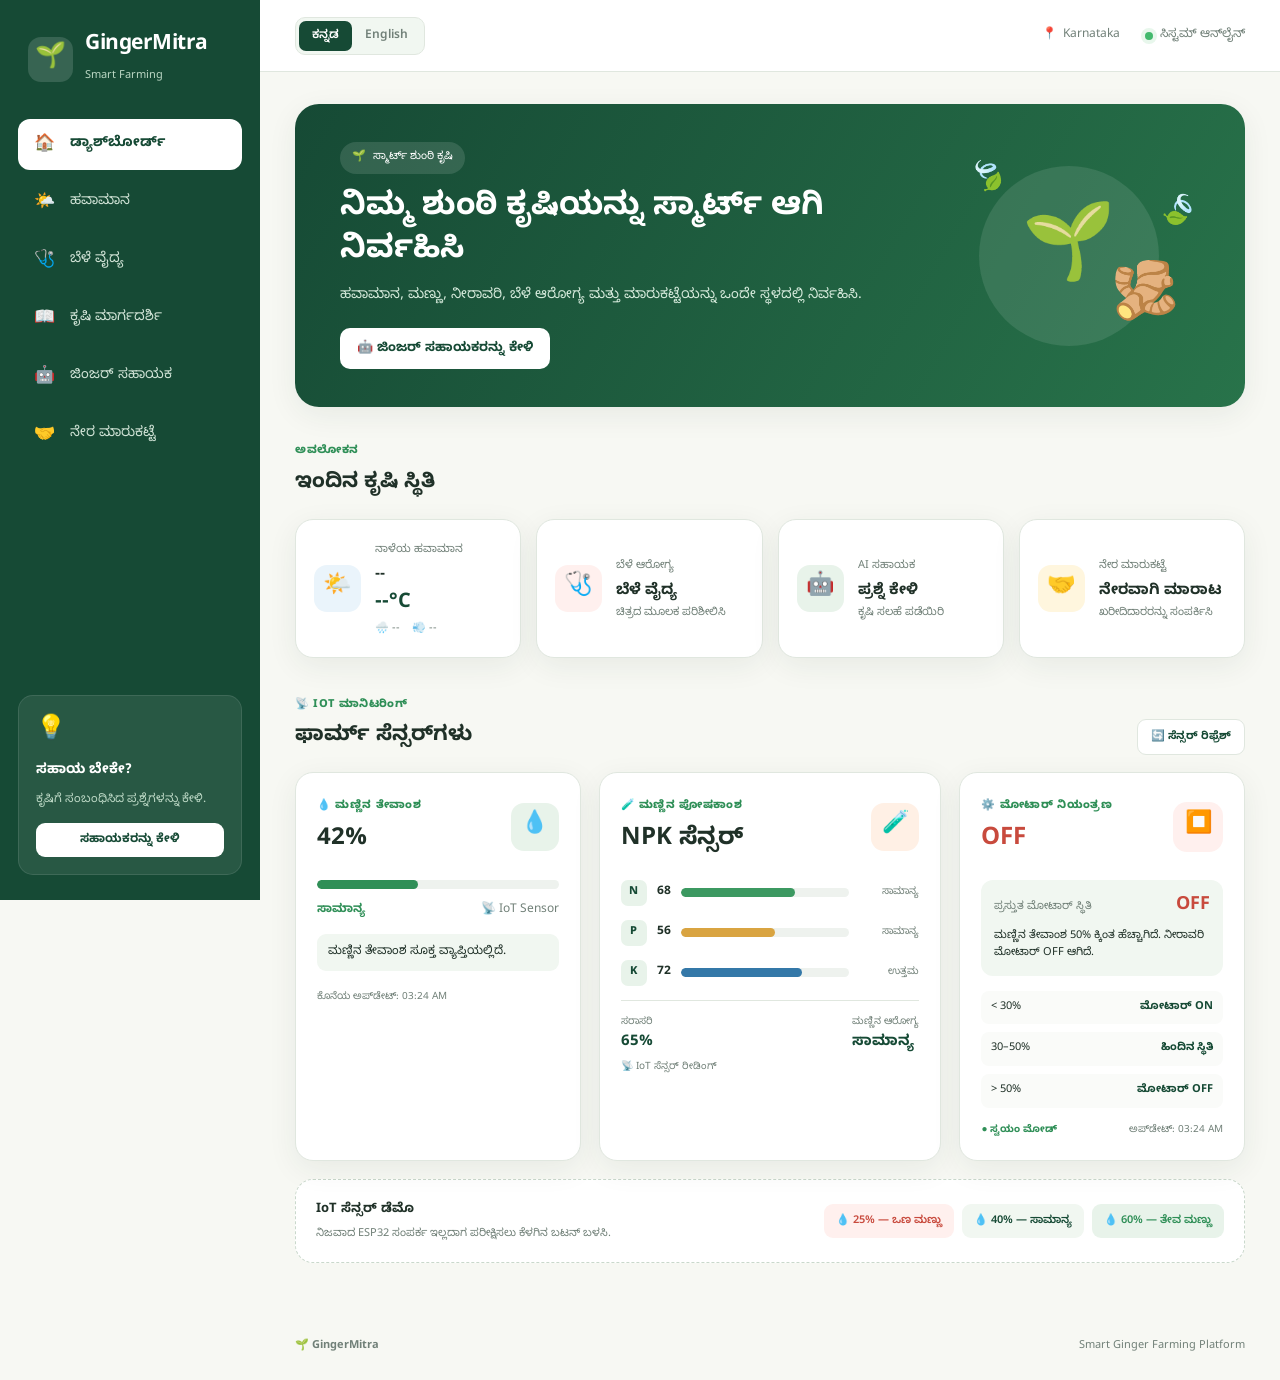
<file: index.html>
<!DOCTYPE html>
<html lang="kn">
<head>
    <meta charset="UTF-8">
    <meta name="viewport" content="width=device-width, initial-scale=1.0">

    <title>GingerMitra - Smart Ginger Farming</title>

    <link rel="preconnect" href="https://fonts.googleapis.com">
    <link rel="preconnect" href="https://fonts.gstatic.com" crossorigin>
    <link href="https://fonts.googleapis.com/css2?family=Noto+Sans+Kannada:wght@400;500;600;700;800&family=Noto+Sans:wght@400;500;600;700;800&display=swap" rel="stylesheet">

    <link rel="stylesheet" href="style.css">
</head>

<body>

<!-- ================= SIDEBAR ================= -->

<aside class="sidebar" id="sidebar">

    <div class="brand">
        <div class="brand-icon">🌱</div>

        <div>
            <h2>GingerMitra</h2>
            <span data-i18n="smartFarming">Smart Farming</span>
        </div>
    </div>

    <nav class="nav-menu">

        <button class="nav-item active" data-page="dashboard-page">
            <span>🏠</span>
            <span data-i18n="dashboard">ಡ್ಯಾಶ್‌ಬೋರ್ಡ್</span>
        </button>

        <button class="nav-item" data-page="weather-page">
            <span>🌤️</span>
            <span data-i18n="weather">ಹವಾಮಾನ</span>
        </button>

        <button class="nav-item" data-page="crop-page">
            <span>🩺</span>
            <span data-i18n="cropDoctor">ಬೆಳೆ ವೈದ್ಯ</span>
        </button>

        <button class="nav-item" data-page="guide-page">
            <span>📖</span>
            <span data-i18n="farmingGuide">ಕೃಷಿ ಮಾರ್ಗದರ್ಶಿ</span>
        </button>

        <button class="nav-item" data-page="assistant-page">
            <span>🤖</span>
            <span data-i18n="assistant">ಜಿಂಜರ್ ಸಹಾಯಕ</span>
        </button>

        <button class="nav-item" data-page="market-page">
            <span>🤝</span>
            <span data-i18n="market">ನೇರ ಮಾರುಕಟ್ಟೆ</span>
        </button>

    </nav>

    <div class="sidebar-bottom">

        <div class="help-box">
            <div class="help-icon">💡</div>
            <strong data-i18n="needHelp">ಸಹಾಯ ಬೇಕೇ?</strong>
            <p data-i18n="helpText">
                ಕೃಷಿಗೆ ಸಂಬಂಧಿಸಿದ ಪ್ರಶ್ನೆಗಳನ್ನು ಕೇಳಿ.
            </p>

            <button onclick="openPage('assistant-page')">
                <span data-i18n="askAssistant">ಸಹಾಯಕರನ್ನು ಕೇಳಿ</span>
            </button>
        </div>

    </div>

</aside>


<!-- ================= MAIN ================= -->

<main class="main-content">

    <!-- TOP BAR -->

    <header class="topbar">

        <div class="top-left">

            <button class="mobile-menu" id="mobileMenu">
                ☰
            </button>

            <!-- LANGUAGE -->

            <div class="language-switch">

                <button id="lang-kn" class="lang-btn active">
                    ಕನ್ನಡ
                </button>

                <button id="lang-en" class="lang-btn">
                    English
                </button>

            </div>

        </div>

        <div class="top-status">

            <div class="location">
                📍
                <span id="currentLocation">
                    Karnataka
                </span>
            </div>

            <div class="online-status">
                <span></span>
                <span data-i18n="systemOnline">
                    ಸಿಸ್ಟಮ್ ಆನ್‌ಲೈನ್
                </span>
            </div>

        </div>

    </header>


    <!-- ================================================= -->
    <!-- DASHBOARD -->
    <!-- ================================================= -->

    <section id="dashboard-page" class="page active-page">

        <!-- HERO -->

        <div class="hero">

            <div class="hero-content">

                <span class="hero-tag">
                    🌱 <span data-i18n="smartGingerFarming">
                        ಸ್ಮಾರ್ಟ್ ಶುಂಠಿ ಕೃಷಿ
                    </span>
                </span>

                <h1 data-i18n="welcomeTitle">
                    ನಿಮ್ಮ ಶುಂಠಿ ಕೃಷಿಯನ್ನು ಸ್ಮಾರ್ಟ್ ಆಗಿ ನಿರ್ವಹಿಸಿ
                </h1>

                <p data-i18n="welcomeText">
                    ಹವಾಮಾನ, ಮಣ್ಣು, ನೀರಾವರಿ, ಬೆಳೆ ಆರೋಗ್ಯ ಮತ್ತು ಮಾರುಕಟ್ಟೆಯನ್ನು ಒಂದೇ ಸ್ಥಳದಲ್ಲಿ ನಿರ್ವಹಿಸಿ.
                </p>

                <button class="hero-button" onclick="openPage('assistant-page')">
                    🤖 <span data-i18n="askGingerAssistant">
                        ಜಿಂಜರ್ ಸಹಾಯಕರನ್ನು ಕೇಳಿ
                    </span>
                </button>

            </div>

            <div class="hero-art">
                <div class="hero-circle">🌱</div>
                <div class="hero-leaf leaf1">🍃</div>
                <div class="hero-leaf leaf2">🍃</div>
                <div class="hero-ginger">🫚</div>
            </div>

        </div>


        <!-- QUICK CARDS -->

        <div class="section-title">

            <div>
                <span class="eyebrow" data-i18n="overview">
                    ಅವಲೋಕನ
                </span>

                <h2 data-i18n="todayOverview">
                    ಇಂದಿನ ಕೃಷಿ ಸ್ಥಿತಿ
                </h2>
            </div>

        </div>


        <div class="quick-grid">

            <!-- WEATHER -->

            <div class="quick-card weather-card"
                 onclick="openPage('weather-page')">

                <div class="quick-icon">🌤️</div>

                <div>
                    <span data-i18n="tomorrowWeather">
                        ನಾಳೆಯ ಹವಾಮಾನ
                    </span>

                    <h3 id="dashWeatherCondition">
                        -- 
                    </h3>

                    <strong id="dashTemp">
                        --°C
                    </strong>

                    <p>
                        🌧️ <span id="dashRain">--</span>
                        &nbsp;&nbsp;
                        💨 <span id="dashWind">--</span>
                    </p>
                </div>

            </div>


            <!-- CROP -->

            <div class="quick-card crop-card"
                 onclick="openPage('crop-page')">

                <div class="quick-icon">🩺</div>

                <div>
                    <span data-i18n="cropHealth">
                        ಬೆಳೆ ಆರೋಗ್ಯ
                    </span>

                    <h3 data-i18n="cropDoctor">
                        ಬೆಳೆ ವೈದ್ಯ
                    </h3>

                    <p data-i18n="uploadCrop">
                        ಚಿತ್ರದ ಮೂಲಕ ಪರಿಶೀಲಿಸಿ
                    </p>
                </div>

            </div>


            <!-- AI -->

            <div class="quick-card ai-card"
                 onclick="openPage('assistant-page')">

                <div class="quick-icon">🤖</div>

                <div>
                    <span data-i18n="aiAssistant">
                        AI ಸಹಾಯಕ
                    </span>

                    <h3 data-i18n="askQuestion">
                        ಪ್ರಶ್ನೆ ಕೇಳಿ
                    </h3>

                    <p data-i18n="farmingAdvice">
                        ಕೃಷಿ ಸಲಹೆ ಪಡೆಯಿರಿ
                    </p>
                </div>

            </div>


            <!-- MARKET -->

            <div class="quick-card market-card"
                 onclick="openPage('market-page')">

                <div class="quick-icon">🤝</div>

                <div>
                    <span data-i18n="directMarket">
                        ನೇರ ಮಾರುಕಟ್ಟೆ
                    </span>

                    <h3 data-i18n="sellDirect">
                        ನೇರವಾಗಿ ಮಾರಾಟ
                    </h3>

                    <p data-i18n="contactBuyers">
                        ಖರೀದಿದಾರರನ್ನು ಸಂಪರ್ಕಿಸಿ
                    </p>
                </div>

            </div>

        </div>


        <!-- SENSOR AREA -->

        <div class="section-title sensor-heading">

            <div>
                <span class="eyebrow">
                    📡 <span data-i18n="iotMonitoring">
                        IoT ಮಾನಿಟರಿಂಗ್
                    </span>
                </span>

                <h2 data-i18n="farmSensors">
                    ಫಾರ್ಮ್ ಸೆನ್ಸರ್‌ಗಳು
                </h2>
            </div>

            <button class="refresh-btn" id="refreshSensorBtn">
                🔄 <span data-i18n="refreshSensor">
                    ಸೆನ್ಸರ್ ರಿಫ್ರೆಶ್
                </span>
            </button>

        </div>


        <div class="sensor-grid">

            <!-- SOIL MOISTURE -->

            <div class="dashboard-card moisture-card">

                <div class="card-head">

                    <div>
                        <span class="eyebrow">
                            💧 <span data-i18n="soilMoisture">
                                ಮಣ್ಣಿನ ತೇವಾಂಶ
                            </span>
                        </span>

                        <h3>
                            <span id="moistureValue">42</span>%
                        </h3>
                    </div>

                    <div class="sensor-icon green">
                        💧
                    </div>

                </div>

                <div class="progress">
                    <div id="moistureBar" class="progress-fill moisture-fill"></div>
                </div>

                <div class="sensor-bottom">

                    <strong id="moistureStatus">
                        --
                    </strong>

                    <span id="moistureSensorStatus">
                        📡 IoT Sensor
                    </span>

                </div>

                <p class="sensor-advice" id="moistureAdvice">
                    --
                </p>

                <small>
                    <span data-i18n="lastUpdated">
                        ಕೊನೆಯ ಅಪ್‌ಡೇಟ್
                    </span>:
                    <span id="sensorUpdated">--</span>
                </small>

            </div>


            <!-- NPK -->

            <div class="dashboard-card npk-card">

                <div class="card-head">

                    <div>
                        <span class="eyebrow">
                            🧪 <span data-i18n="soilNutrients">
                                ಮಣ್ಣಿನ ಪೋಷಕಾಂಶ
                            </span>
                        </span>

                        <h3 data-i18n="npkSensor">
                            NPK ಸೆನ್ಸರ್
                        </h3>
                    </div>

                    <div class="sensor-icon orange">
                        🧪
                    </div>

                </div>


                <div class="npk-row">

                    <div class="npk-label">
                        <span>N</span>
                        <strong id="nValue">68</strong>
                    </div>

                    <div class="progress">
                        <div id="nBar" class="progress-fill n-fill"></div>
                    </div>

                    <span id="nStatus">--</span>

                </div>


                <div class="npk-row">

                    <div class="npk-label">
                        <span>P</span>
                        <strong id="pValue">56</strong>
                    </div>

                    <div class="progress">
                        <div id="pBar" class="progress-fill p-fill"></div>
                    </div>

                    <span id="pStatus">--</span>

                </div>


                <div class="npk-row">

                    <div class="npk-label">
                        <span>K</span>
                        <strong id="kValue">72</strong>
                    </div>

                    <div class="progress">
                        <div id="kBar" class="progress-fill k-fill"></div>
                    </div>

                    <span id="kStatus">--</span>

                </div>


                <div class="npk-summary">

                    <div>
                        <span data-i18n="average">
                            ಸರಾಸರಿ
                        </span>

                        <strong id="npkAverage">
                            65%
                        </strong>
                    </div>

                    <div>
                        <span data-i18n="soilHealth">
                            ಮಣ್ಣಿನ ಆರೋಗ್ಯ
                        </span>

                        <strong id="npkHealth">
                            --
                        </strong>
                    </div>

                </div>

                <small>
                    📡 <span data-i18n="iotReading">
                        IoT ಸೆನ್ಸರ್ ರೀಡಿಂಗ್
                    </span>
                </small>

            </div>


            <!-- MOTOR -->

            <div class="dashboard-card motor-card">

                <div class="card-head">

                    <div>
                        <span class="eyebrow">
                            ⚙️ <span data-i18n="motorControl">
                                ಮೋಟಾರ್ ನಿಯಂತ್ರಣ
                            </span>
                        </span>

                        <h3 id="motorStatus">
                            OFF
                        </h3>
                    </div>

                    <div id="motorStatusIcon"
                         class="motor-icon motor-off">
                        ⏹️
                    </div>

                </div>


                <div class="motor-panel">

                    <div class="motor-state">

                        <span data-i18n="currentMotorStatus">
                            ಪ್ರಸ್ತುತ ಮೋಟಾರ್ ಸ್ಥಿತಿ
                        </span>

                        <strong id="motorStatusLarge">
                            OFF
                        </strong>

                    </div>

                    <p id="motorMessage">
                        --
                    </p>

                </div>


                <div class="rule-list">

                    <div>
                        <span>&lt; 30%</span>
                        <strong data-i18n="motorOnRule">
                            ಮೋಟಾರ್ ON
                        </strong>
                    </div>

                    <div>
                        <span>30–50%</span>
                        <strong data-i18n="motorHoldRule">
                            ಹಿಂದಿನ ಸ್ಥಿತಿ
                        </strong>
                    </div>

                    <div>
                        <span>&gt; 50%</span>
                        <strong data-i18n="motorOffRule">
                            ಮೋಟಾರ್ OFF
                        </strong>
                    </div>

                </div>


                <div class="motor-footer">

                    <span class="live-badge">
                        ● <span data-i18n="autoMode">
                            ಸ್ವಯಂ ಮೋಡ್
                        </span>
                    </span>

                    <span>
                        <span data-i18n="updated">
                            ಅಪ್‌ಡೇಟ್
                        </span>:
                        <span id="motorUpdated">--</span>
                    </span>

                </div>

            </div>

        </div>


        <!-- SENSOR TEST -->

        <div class="test-panel">

            <div>
                <strong data-i18n="sensorDemo">
                    IoT ಸೆನ್ಸರ್ ಡೆಮೊ
                </strong>

                <p data-i18n="sensorDemoText">
                    ನಿಜವಾದ ESP32 ಸಂಪರ್ಕ ಇಲ್ಲದಿದ್ದಾಗ ಪರೀಕ್ಷಿಸಲು ಕೆಳಗಿನ ಬಟನ್ ಬಳಸಿ.
                </p>
            </div>

            <div class="test-buttons">

                <button id="dryTestBtn" class="test-btn danger">
                    💧 25% —
                    <span data-i18n="dry">
                        ಒಣ ಮಣ್ಣು
                    </span>
                </button>

                <button id="normalTestBtn" class="test-btn">
                    💧 40% —
                    <span data-i18n="normal">
                        ಸಾಮಾನ್ಯ
                    </span>
                </button>

                <button id="wetTestBtn" class="test-btn success">
                    💧 60% —
                    <span data-i18n="wet">
                        ತೇವ ಮಣ್ಣು
                    </span>
                </button>

            </div>

        </div>

    </section>


    <!-- ================================================= -->
    <!-- WEATHER PAGE -->
    <!-- ================================================= -->

    <section id="weather-page" class="page">

        <div class="page-header">

            <div>
                <span class="eyebrow">
                    🌤️ <span data-i18n="weather">
                        ಹವಾಮಾನ
                    </span>
                </span>

                <h1 data-i18n="weatherTitle">
                    ಶುಂಠಿ ಕೃಷಿಗಾಗಿ ಹವಾಮಾನ
                </h1>

                <p data-i18n="weatherSubtitle">
                    ನಿಮ್ಮ ಸ್ಥಳದ ನಾಳೆಯ ಹವಾಮಾನವನ್ನು ಪರಿಶೀಲಿಸಿ.
                </p>
            </div>

        </div>


        <div class="weather-search">

            <input
                type="text"
                id="weatherCity"
                placeholder="ನಗರದ ಹೆಸರು ನಮೂದಿಸಿ"
            >

            <button id="getWeatherBtn" class="primary-btn">
                🔍 <span data-i18n="getForecast">
                    ಮುನ್ಸೂಚನೆ ಪಡೆಯಿರಿ
                </span>
            </button>

            <button id="locationBtn" class="secondary-btn">
                📍 <span data-i18n="myLocation">
                    ನನ್ನ ಸ್ಥಳ
                </span>
            </button>

        </div>


        <div id="weatherLoading" class="loading-box hidden">
            ⏳ <span data-i18n="loadingWeather">
                ಹವಾಮಾನ ಮಾಹಿತಿ ಪಡೆಯಲಾಗುತ್ತಿದೆ...
            </span>
        </div>


        <div id="weatherResult" class="weather-result hidden">

            <div class="weather-main">

                <div>

                    <span class="eyebrow" data-i18n="tomorrow">
                        ನಾಳೆ
                    </span>

                    <h2 id="weatherLocation">
                        --
                    </h2>

                    <div class="big-weather">
                        <span id="weatherCondition">
                            --
                        </span>
                    </div>

                </div>

                <div class="temperature">
                    <strong id="weatherMax">
                        --°C
                    </strong>

                    <span>
                        ↓ <span id="weatherMin">--°C</span>
                    </span>
                </div>

            </div>


            <div class="weather-stats">

                <div>
                    <span>🌧️</span>
                    <strong data-i18n="rainChance">
                        ಮಳೆಯ ಸಾಧ್ಯತೆ
                    </strong>
                    <b id="weatherRain">--%</b>
                </div>

                <div>
                    <span>💧</span>
                    <strong data-i18n="rainfall">
                        ಮಳೆಯ ಪ್ರಮಾಣ
                    </strong>
                    <b id="weatherRainfall">-- mm</b>
                </div>

                <div>
                    <span>💨</span>
                    <strong data-i18n="wind">
                        ಗಾಳಿ
                    </strong>
                    <b id="weatherWind">-- km/h</b>
                </div>

            </div>


            <div class="spray-box">

                <div class="spray-icon">
                    🧴
                </div>

                <div>
                    <strong data-i18n="sprayingAdvice">
                        ಸಿಂಪಡಣೆ ಸಲಹೆ
                    </strong>

                    <p id="sprayAdvice">
                        --
                    </p>
                </div>

            </div>


            <div class="weather-actions">

                <button id="speakWeather" class="secondary-btn">
                    🔊 <span data-i18n="listen">
                        ಕೇಳಿ
                    </span>
                </button>

            </div>

        </div>


        <!-- MANUAL TEMP -->

        <div class="manual-weather">

            <h3 data-i18n="manualWeather">
                ತಾಪಮಾನ ಆಧಾರಿತ ತ್ವರಿತ ಸಲಹೆ
            </h3>

            <p data-i18n="manualWeatherText">
                ತಾಪಮಾನವನ್ನು ನಮೂದಿಸಿ ಮತ್ತು ಸಾಮಾನ್ಯ ಸಲಹೆ ಪಡೆಯಿರಿ.
            </p>

            <div class="manual-row">

                <input
                    type="number"
                    id="manualTemp"
                    placeholder="Temperature °C"
                >

                <button id="manualTempBtn" class="primary-btn">
                    <span data-i18n="check">
                        ಪರಿಶೀಲಿಸಿ
                    </span>
                </button>

            </div>

            <div id="manualTempResult"></div>

        </div>

    </section>


    <!-- ================================================= -->
    <!-- CROP DOCTOR -->
    <!-- ================================================= -->

    <section id="crop-page" class="page">

        <div class="page-header">

            <div>
                <span class="eyebrow">
                    🩺 <span data-i18n="cropDoctor">
                        ಬೆಳೆ ವೈದ್ಯ
                    </span>
                </span>

                <h1 data-i18n="cropDoctorTitle">
                    ನಿಮ್ಮ ಶುಂಠಿ ಬೆಳೆಯನ್ನು ಪರಿಶೀಲಿಸಿ
                </h1>

                <p data-i18n="cropDoctorSubtitle">
                    ಎಲೆಯ ಅಥವಾ ಶುಂಠಿಯ ಫೋಟೋ ಅಪ್‌ಲೋಡ್ ಮಾಡಿ.
                </p>
            </div>

        </div>


        <div class="crop-layout">

            <div class="upload-card">

                <label for="cropImage" class="upload-area">

                    <div class="upload-icon">
                        📷
                    </div>

                    <h3 data-i18n="uploadImage">
                        ಚಿತ್ರದ ಅಪ್‌ಲೋಡ್
                    </h3>

                    <p data-i18n="clickUpload">
                        ಇಲ್ಲಿ ಕ್ಲಿಕ್ ಮಾಡಿ ಮತ್ತು ಚಿತ್ರ ಆಯ್ಕೆ ಮಾಡಿ
                    </p>

                    <input
                        type="file"
                        id="cropImage"
                        accept="image/*"
                        hidden
                    >

                </label>


                <img id="cropPreview"
                     class="crop-preview hidden"
                     alt="Crop preview">


                <button id="analyzeCropBtn"
                        class="primary-btn full-btn"
                        disabled>

                    🔍 <span data-i18n="analyzeCrop">
                        ಬೆಳೆ ಪರಿಶೀಲಿಸಿ
                    </span>

                </button>

            </div>


            <div class="crop-result-card">

                <div class="result-icon">
                    🩺
                </div>

                <h3 data-i18n="analysisResult">
                    ಪರಿಶೀಲನೆಯ ಫಲಿತಾಂಶ
                </h3>

                <div id="cropResult">

                    <p data-i18n="uploadFirst">
                        ಮೊದಲು ಬೆಳೆಯ ಚಿತ್ರವನ್ನು ಅಪ್‌ಲೋಡ್ ಮಾಡಿ.
                    </p>

                </div>

            </div>

        </div>


        <div class="info-warning">

            <strong>
                ℹ️ <span data-i18n="demoNote">
                    ಡೆಮೊ ಸೂಚನೆ
                </span>
            </strong>

            <p data-i18n="cropDemoText">
                ಇದು frontend demo. ನಿಜವಾದ ರೋಗ ಪತ್ತೆಗಾಗಿ machine-learning model ಅಥವಾ image-analysis API ಅನ್ನು ಸಂಪರ್ಕಿಸಬೇಕು.
            </p>

        </div>

    </section>


    <!-- ================================================= -->
    <!-- FARMING GUIDE -->
    <!-- ================================================= -->

    <section id="guide-page" class="page">

        <div class="page-header">

            <div>
                <span class="eyebrow">
                    📖 <span data-i18n="farmingGuide">
                        ಕೃಷಿ ಮಾರ್ಗದರ್ಶಿ
                    </span>
                </span>

                <h1 data-i18n="guideTitle">
                    ಶುಂಠಿ ಕೃಷಿ ಮಾರ್ಗದರ್ಶಿ
                </h1>

                <p data-i18n="guideSubtitle">
                    ಹಂತ ಹಂತವಾಗಿ ಶುಂಠಿ ಬೆಳೆಯುವ ಮಾಹಿತಿ.
                </p>

            </div>

        </div>


        <div class="guide-grid">

            <article class="guide-card">

                <div class="guide-number">01</div>

                <div>
                    <h3 data-i18n="soilPreparation">
                        ಮಣ್ಣಿನ ಸಿದ್ಧತೆ
                    </h3>

                    <p data-i18n="soilPreparationText">
                        ಉತ್ತಮ ನೀರು ಹರಿದುಹೋಗುವ ವ್ಯವಸ್ಥೆಯಿರುವ ಸಡಿಲ ಮಣ್ಣು ಆಯ್ಕೆ ಮಾಡಿ. ಮಣ್ಣನ್ನು ಚೆನ್ನಾಗಿ ಉಳುಮೆ ಮಾಡಿ ಸಾವಯವ ಗೊಬ್ಬರ ಸೇರಿಸಿ.
                    </p>

                    <button class="listen-btn"
                            data-speech-key="soilPreparationText">
                        🔊 <span data-i18n="listen">ಕೇಳಿ</span>
                    </button>
                </div>

            </article>


            <article class="guide-card">

                <div class="guide-number">02</div>

                <div>
                    <h3 data-i18n="planting">
                        ನೆಡುವಿಕೆ
                    </h3>

                    <p data-i18n="plantingText">
                        ಆರೋಗ್ಯಕರ ಬೀಜ ಶುಂಠಿಯನ್ನು ಆಯ್ಕೆ ಮಾಡಿ. ಸೂಕ್ತ ಅಂತರದಲ್ಲಿ ಬೀಜ ತುಂಡುಗಳನ್ನು ನೆಡಿ.
                    </p>

                    <button class="listen-btn"
                            data-speech-key="plantingText">
                        🔊 <span data-i18n="listen">ಕೇಳಿ</span>
                    </button>
                </div>

            </article>


            <article class="guide-card">

                <div class="guide-number">03</div>

                <div>
                    <h3 data-i18n="irrigation">
                        ನೀರಾವರಿ
                    </h3>

                    <p data-i18n="irrigationText">
                        ಮಣ್ಣಿನ ತೇವಾಂಶವನ್ನು ಗಮನಿಸಿ. ನೀರು ನಿಲ್ಲದಂತೆ ನೋಡಿಕೊಳ್ಳಿ ಮತ್ತು ಅಗತ್ಯಕ್ಕೆ ಅನುಗುಣವಾಗಿ ನೀರು ನೀಡಿ.
                    </p>

                    <button class="listen-btn"
                            data-speech-key="irrigationText">
                        🔊 <span data-i18n="listen">ಕೇಳಿ</span>
                    </button>
                </div>

            </article>


            <article class="guide-card">

                <div class="guide-number">04</div>

                <div>
                    <h3 data-i18n="fertilizer">
                        ಗೊಬ್ಬರ ಮತ್ತು NPK
                    </h3>

                    <p data-i18n="fertilizerText">
                        ಮಣ್ಣಿನ ಪರೀಕ್ಷೆಯ ಆಧಾರದ ಮೇಲೆ ನೈಟ್ರೋಜನ್, ಫಾಸ್ಫರಸ್ ಮತ್ತು ಪೊಟ್ಯಾಸಿಯಂ ಬಳಸಿ.
                    </p>

                    <button class="listen-btn"
                            data-speech-key="fertilizerText">
                        🔊 <span data-i18n="listen">ಕೇಳಿ</span>
                    </button>
                </div>

            </article>


            <article class="guide-card">

                <div class="guide-number">05</div>

                <div>
                    <h3 data-i18n="disease">
                        ರೋಗ ಮತ್ತು ಕೀಟ
                    </h3>

                    <p data-i18n="diseaseText">
                        ಎಲೆಗಳ ಬಣ್ಣ ಬದಲಾವಣೆ, ಕೊಳೆತ ಅಥವಾ ಕೀಟಗಳ ಲಕ್ಷಣಗಳನ್ನು ನಿಯಮಿತವಾಗಿ ಪರಿಶೀಲಿಸಿ.
                    </p>

                    <button class="listen-btn"
                            data-speech-key="diseaseText">
                        🔊 <span data-i18n="listen">ಕೇಳಿ</span>
                    </button>
                </div>

            </article>


            <article class="guide-card">

                <div class="guide-number">06</div>

                <div>
                    <h3 data-i18n="harvest">
                        ಕೊಯ್ಲು
                    </h3>

                    <p data-i18n="harvestText">
                        ಎಲೆಗಳು ಹಳದಿಯಾಗಲು ಪ್ರಾರಂಭಿಸಿದಾಗ ಮತ್ತು ಬೆಳೆ ಪರಿಪಕ್ವವಾದಾಗ ಕೊಯ್ಲು ಮಾಡಿ.
                    </p>

                    <button class="listen-btn"
                            data-speech-key="harvestText">
                        🔊 <span data-i18n="listen">ಕೇಳಿ</span>
                    </button>
                </div>

            </article>


            <article class="guide-card">

                <div class="guide-number">07</div>

                <div>
                    <h3 data-i18n="storage">
                        ಸಂಗ್ರಹಣೆ
                    </h3>

                    <p data-i18n="storageText">
                        ಶುಂಠಿಯನ್ನು ಸ್ವಚ್ಛಗೊಳಿಸಿ, ಒಣಗಿಸಿ ಮತ್ತು ತಂಪಾದ ಗಾಳಿಯಾಡುವ ಸ್ಥಳದಲ್ಲಿ ಸಂಗ್ರಹಿಸಿ.
                    </p>

                    <button class="listen-btn"
                            data-speech-key="storageText">
                        🔊 <span data-i18n="listen">ಕೇಳಿ</span>
                    </button>
                </div>

            </article>


            <article class="guide-card">

                <div class="guide-number">08</div>

                <div>
                    <h3 data-i18n="marketGuide">
                        ಮಾರುಕಟ್ಟೆ
                    </h3>

                    <p data-i18n="marketGuideText">
                        ಮಾರುಕಟ್ಟೆ ಬೆಲೆಗಳನ್ನು ಹೋಲಿಸಿ ಮತ್ತು ಸಾಧ್ಯವಾದರೆ ಖರೀದಿದಾರರೊಂದಿಗೆ ನೇರವಾಗಿ ಸಂಪರ್ಕಿಸಿ.
                    </p>

                    <button class="listen-btn"
                            data-speech-key="marketGuideText">
                        🔊 <span data-i18n="listen">ಕೇಳಿ</span>
                    </button>
                </div>

            </article>

        </div>

    </section>


    <!-- ================================================= -->
    <!-- ASSISTANT -->
    <!-- ================================================= -->

    <section id="assistant-page" class="page">

        <div class="page-header">

            <div>
                <span class="eyebrow">
                    🤖 <span data-i18n="assistant">
                        ಜಿಂಜರ್ ಸಹಾಯಕ
                    </span>
                </span>

                <h1 data-i18n="assistantTitle">
                    ನಿಮ್ಮ ಕೃಷಿ ಸಹಾಯಕ
                </h1>

                <p data-i18n="assistantSubtitle">
                    ಶುಂಠಿ ಕೃಷಿಯ ಬಗ್ಗೆ ಪ್ರಶ್ನೆ ಕೇಳಿ.
                </p>
            </div>

        </div>


        <div class="assistant-container">

            <div class="chat-header">

                <div class="assistant-avatar">
                    🌱
                </div>

                <div>
                    <strong>
                        GingerMitra AI
                    </strong>

                    <span>
                        ● <span data-i18n="online">
                            Online
                        </span>
                    </span>
                </div>

            </div>


            <div class="chat-messages" id="chatMessages">

                <div class="message bot">

                    <div class="message-avatar">
                        🤖
                    </div>

                    <div class="message-bubble"
                         data-i18n="assistantWelcome">

                        ನಮಸ್ಕಾರ! 🌱 ನಾನು GingerMitra ಸಹಾಯಕ.
                        ಶುಂಠಿ ಕೃಷಿ, ನೀರಾವರಿ, ರೋಗ, NPK ಮತ್ತು ಹವಾಮಾನದ ಬಗ್ಗೆ ಕೇಳಬಹುದು.

                    </div>

                </div>

            </div>


            <div class="quick-questions">

                <button data-question="ನಾಳೆ ಹವಾಮಾನ ಹೇಗಿದೆ?">
                    🌤️ <span data-i18n="quickWeather">
                        ನಾಳೆ ಹವಾಮಾನ?
                    </span>
                </button>

                <button data-question="ಶುಂಠಿಗೆ ಎಷ್ಟು ನೀರು ಬೇಕು?">
                    💧 <span data-i18n="quickWater">
                        ನೀರಾವರಿ
                    </span>
                </button>

                <button data-question="ಶುಂಠಿಯ ಸಾಮಾನ್ಯ ರೋಗಗಳು ಯಾವುವು?">
                    🦠 <span data-i18n="quickDisease">
                        ರೋಗಗಳು
                    </span>
                </button>

                <button data-question="NPK ಎಂದರೇನು?">
                    🧪 <span data-i18n="quickNPK">
                        NPK
                    </span>
                </button>

            </div>


            <div class="chat-input-area">

                <button id="voiceAssistant"
                        class="voice-btn"
                        title="Voice">
                    🎤
                </button>

                <input
                    type="text"
                    id="assistantInput"
                    placeholder="ನಿಮ್ಮ ಪ್ರಶ್ನೆಯನ್ನು ಇಲ್ಲಿ ಬರೆಯಿರಿ..."
                >

                <button id="sendAssistant"
                        class="send-btn">
                    ➤
                </button>

            </div>

        </div>

    </section>


    <!-- ================================================= -->
    <!-- MARKET -->
    <!-- ================================================= -->

    <section id="market-page" class="page">

        <div class="page-header">

            <div>
                <span class="eyebrow">
                    🤝 <span data-i18n="directMarket">
                        ನೇರ ಮಾರುಕಟ್ಟೆ
                    </span>
                </span>

                <h1 data-i18n="marketTitle">
                    ಖರೀದಿದಾರರನ್ನು ನೇರವಾಗಿ ಸಂಪರ್ಕಿಸಿ
                </h1>

                <p data-i18n="marketSubtitle">
                    ಮಧ್ಯವರ್ತಿಗಳಿಲ್ಲದೆ ನೇರವಾಗಿ ಸಂಪರ್ಕಿಸುವ ಡೆಮೊ ಮಾರುಕಟ್ಟೆ ವಿಭಾಗ.
                </p>

            </div>

        </div>


        <!-- MAIN CONTACT -->

        <div class="main-contact-card">

            <div class="main-contact-icon">
                📞
            </div>

            <div class="main-contact-info">

                <span data-i18n="directContact">
                    ನೇರ ಸಂಪರ್ಕ
                </span>

                <h2 data-i18n="marketHelp">
                    ಶುಂಠಿ ಮಾರಾಟ / ಖರೀದಿ
                </h2>

                <div class="phone-number">
                    📱 <strong>9611301264</strong>
                </div>

                <p data-i18n="callDescription">
                    ಶುಂಠಿ ಮಾರುಕಟ್ಟೆ ಅಥವಾ ಮಾರಾಟದ ಕುರಿತು ನೇರವಾಗಿ ಸಂಪರ್ಕಿಸಿ.
                </p>

            </div>

            <a href="tel:+919611301264"
               class="big-call-btn">

                📞 <span data-i18n="callNow">
                    ಕರೆ ಮಾಡಿ
                </span>

            </a>

        </div>


        <div class="demo-label">
            <span data-i18n="demoBuyers">
                ಡೆಮೊ ಖರೀದಿದಾರರು
            </span>
        </div>


        <div class="buyer-grid">

            <div class="buyer-card">

                <div class="buyer-logo">🌿</div>

                <div>
                    <h3>Green Harvest</h3>
                    <span>📍 Karnataka</span>

                    <p data-i18n="freshGinger">
                        ತಾಜಾ ಶುಂಠಿ ಖರೀದಿ
                    </p>
                </div>

                <a href="tel:+919000010001"
                   class="contact-btn">

                    📞 <span data-i18n="contact">
                        ಸಂಪರ್ಕಿಸಿ
                    </span>

                </a>

            </div>


            <div class="buyer-card">

                <div class="buyer-logo">🫚</div>

                <div>
                    <h3>Fresh Roots</h3>
                    <span>📍 Mysuru</span>

                    <p data-i18n="gingerSupplier">
                        ಶುಂಠಿ ಪೂರೈಕೆ
                    </p>
                </div>

                <a href="tel:+919000010002"
                   class="contact-btn">

                    📞 <span data-i18n="contact">
                        ಸಂಪರ್ಕಿಸಿ
                    </span>

                </a>

            </div>


            <div class="buyer-card">

                <div class="buyer-logo">🌾</div>

                <div>
                    <h3>Agro Market</h3>
                    <span>📍 Bengaluru</span>

                    <p data-i18n="agroBuyer">
                        ಕೃಷಿ ಉತ್ಪನ್ನ ಖರೀದಿದಾರ
                    </p>
                </div>

                <a href="tel:+919000010003"
                   class="contact-btn">

                    📞 <span data-i18n="contact">
                        ಸಂಪರ್ಕಿಸಿ
                    </span>

                </a>

            </div>


            <div class="buyer-card">

                <div class="buyer-logo">🏪</div>

                <div>
                    <h3>Farm Connect</h3>
                    <span>📍 Hassan</span>

                    <p data-i18n="farmBuyer">
                        ರೈತರಿಂದ ನೇರ ಖರೀದಿ
                    </p>
                </div>

                <a href="tel:+919000010004"
                   class="contact-btn">

                    📞 <span data-i18n="contact">
                        ಸಂಪರ್ಕಿಸಿ
                    </span>

                </a>

            </div>

        </div>


        <div class="market-note">

            ⚠️

            <span data-i18n="marketDemoNote">
                ಮೇಲಿನ ಖರೀದಿದಾರರ ವಿವರಗಳು frontend demo ಗಾಗಿ ಮಾತ್ರ. ನಿಜವಾದ ಮಾರುಕಟ್ಟೆ ಸಂಪರ್ಕಗಳನ್ನು ನಂತರ backend/database ಮೂಲಕ ಸೇರಿಸಬಹುದು.
            </span>

        </div>

    </section>


    <!-- FOOTER -->

    <footer>

        <div>
            🌱 <strong>GingerMitra</strong>
        </div>

        <span data-i18n="footerText">
            Smart Ginger Farming Platform
        </span>

    </footer>

</main>


<!-- TOAST -->

<div id="toast" class="toast">
    <span id="toastIcon">✓</span>
    <span id="toastMessage">Success</span>
</div>


<script src="script.js"></script>

</body>
</html>
</file>
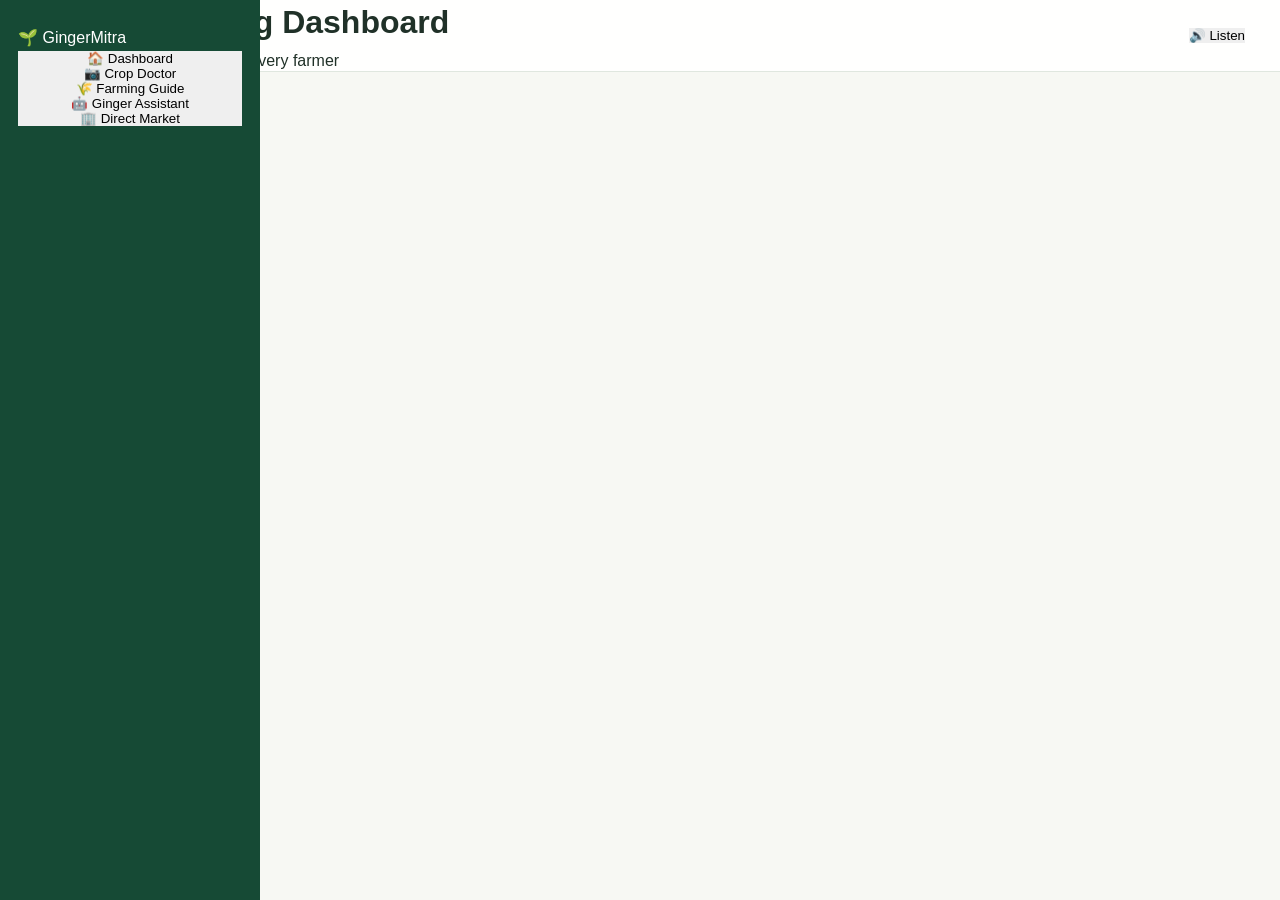
<file: index,html.html>
<!DOCTYPE html>
<html lang="en">
<head>
    <meta charset="UTF-8">
    <meta name="viewport" content="width=device-width, initial-scale=1.0">
    <title>GingerMitra - Smart Ginger Farming</title>
    <link rel="stylesheet" href="style.css">
</head>

<body>

<!-- SIDEBAR -->
<aside class="sidebar">

    <div class="logo">
        🌱 <span>GingerMitra</span>
    </div>

    <button class="nav active" data-page="dashboard">
        🏠 <span>Dashboard</span>
    </button>

    <button class="nav" data-page="doctor">
        📷 <span>Crop Doctor</span>
    </button>

    <button class="nav" data-page="farming">
        🌾 <span>Farming Guide</span>
    </button>

    <button class="nav" data-page="chat">
        🤖 <span>Ginger Assistant</span>
    </button>

    <button class="nav" data-page="market">
        🏢 <span>Direct Market</span>
    </button>

</aside>


<!-- MAIN -->
<main class="main">

    <header class="topbar">

        <div>
            <h1 id="title">Ginger Farming Dashboard</h1>
            <p id="subtitle">Simple farming assistance for every farmer</p>
        </div>

        <button class="listen" onclick="speak('Welcome to GingerMitra ginger farming assistant')">
            🔊 Listen
        </button>

    </header>


    <!-- ================= DASHBOARD ================= -->

    <section id="dashboard" class="page active">

        <div class="welcome">

            <div>
                <h2>Namaste Farmer 👨‍🌾</h2>

                <p>
                    Take a photo of your ginger crop,
                    ask farming questions and connect directly
                    with companies.
                </p>

                <button class="green-btn" onclick="openPage('doctor')">
                    📷 Check My Crop
                </button>
            </div>

            <div class="big-plant">
                🌱
            </div>

        </div>


        <h2 class="heading">What do you want to do?</h2>


        <div class="cards">

            <div class="card" onclick="openPage('doctor')">
                <div class="icon">📷</div>
                <h3>Check Crop</h3>
                <p>Take a photo and check possible crop problems.</p>
            </div>

            <div class="card" onclick="openPage('farming')">
                <div class="icon">🌾</div>
                <h3>Farming Guide</h3>
                <p>Learn planting, soil, irrigation and harvesting.</p>
            </div>

            <div class="card" onclick="openPage('chat')">
                <div class="icon">🤖</div>
                <h3>Ask Ginger AI</h3>
                <p>Ask questions using text or your voice.</p>
            </div>

            <div class="card" onclick="openPage('market')">
                <div class="icon">🏢</div>
                <h3>Sell Directly</h3>
                <p>Connect directly with companies and buyers.</p>
            </div>

        </div>


        <h2 class="heading">Quick Information</h2>

        <div class="quick-grid">

            <div>
                🌱
                <b>Crop</b>
                <span>Ginger</span>
            </div>

            <div>
                💧
                <b>Water</b>
                <span>Maintain soil moisture</span>
            </div>

            <div>
                🌍
                <b>Soil</b>
                <span>Loose & well drained</span>
            </div>

            <div>
                🔎
                <b>Inspection</b>
                <span>Check crop regularly</span>
            </div>

        </div>

    </section>


    <!-- ================= CROP DOCTOR ================= -->

    <section id="doctor" class="page">

        <div class="page-head">
            <h2>📷 Ginger Crop Doctor</h2>
            <p>Take a photo or upload a photo of your ginger plant.</p>
        </div>


        <div class="doctor">

            <div class="doctor-box">

                <div class="camera-large">📷</div>

                <h2>Take Crop Photo</h2>

                <p>
                    Capture a clear photo of the leaf,
                    stem or ginger rhizome.
                </p>

                <input
                    type="file"
                    id="photo"
                    accept="image/*"
                    capture="environment">

                <label for="photo" class="camera-button">
                    📸 Take / Upload Photo
                </label>

                <div id="preview"></div>

                <button
                    id="analyze"
                    class="green-btn hidden"
                    onclick="analyzeCrop()">

                    🔍 Analyze Crop

                </button>

            </div>


            <div class="result-box" id="result">

                <div class="empty">

                    <div>🌱</div>

                    <h3>No crop checked</h3>

                    <p>
                        Upload a photo to start.
                    </p>

                </div>

            </div>

        </div>

    </section>


    <!-- ================= FARMING ================= -->

    <section id="farming" class="page">

        <div class="page-head">

            <h2>🌾 Ginger Farming Guide</h2>

            <p>
                Simple information from planting to harvesting.
            </p>

        </div>


        <div class="farm-grid">

            <div class="farm-card">
                <div>🌱</div>
                <h3>Seed Selection</h3>
                <p>
                    Select healthy, disease-free ginger rhizomes
                    for planting.
                </p>
                <button onclick="speak('Select healthy disease free ginger rhizomes for planting.')">
                    🔊 Listen
                </button>
            </div>


            <div class="farm-card">
                <div>🌍</div>
                <h3>Soil</h3>
                <p>
                    Ginger prefers fertile, loose and
                    well-drained soil.
                </p>
                <button onclick="speak('Ginger prefers fertile, loose and well drained soil.')">
                    🔊 Listen
                </button>
            </div>


            <div class="farm-card">
                <div>💧</div>
                <h3>Irrigation</h3>
                <p>
                    Keep the soil adequately moist but
                    avoid standing water.
                </p>
                <button onclick="speak('Keep the soil adequately moist but avoid standing water.')">
                    🔊 Listen
                </button>
            </div>


            <div class="farm-card">
                <div>🌿</div>
                <h3>Fertilizer</h3>
                <p>
                    Use organic matter and fertilizers
                    according to soil-test recommendations.
                </p>
                <button onclick="speak('Use organic matter and fertilizers according to soil test recommendations.')">
                    🔊 Listen
                </button>
            </div>


            <div class="farm-card">
                <div>🐛</div>
                <h3>Pest Management</h3>
                <p>
                    Regularly inspect leaves, stems and
                    rhizomes for pest damage.
                </p>
                <button onclick="speak('Regularly inspect leaves, stems and rhizomes for pest damage.')">
                    🔊 Listen
                </button>
            </div>


            <div class="farm-card">
                <div>🧺</div>
                <h3>Harvest</h3>
                <p>
                    Harvest according to crop maturity and
                    your market requirement.
                </p>
                <button onclick="speak('Harvest ginger according to crop maturity and your market requirement.')">
                    🔊 Listen
                </button>
            </div>

        </div>

    </section>


    <!-- ================= CHATBOT ================= -->

    <section id="chat" class="page">

        <div class="page-head">

            <h2>🤖 Ginger Farming Assistant</h2>

            <p>
                Ask your question in simple language.
            </p>

        </div>


        <div class="chat-container">

            <div class="chat-header">

                <div class="bot">
                    🌱
                </div>

                <div>
                    <h3>Ginger AI</h3>
                    <small>Farming Assistant</small>
                </div>

            </div>


            <div id="messages" class="messages">

                <div class="bot-message">

                    <b>🌱 Ginger AI</b>

                    <p>
                        Namaste! Ask me about ginger soil,
                        planting, water, fertilizer, diseases,
                        pests, harvesting or selling.
                    </p>

                    <button onclick="speak('Namaste! Ask me about ginger soil, planting, water, fertilizer, diseases, pests, harvesting or selling.')">
                        🔊
                    </button>

                </div>

            </div>


            <div class="quick">

                <button onclick="quickAsk('What soil is good for ginger?')">
                    🌍 Soil
                </button>

                <button onclick="quickAsk('How should I water ginger?')">
                    💧 Water
                </button>

                <button onclick="quickAsk('What diseases affect ginger?')">
                    🦠 Disease
                </button>

                <button onclick="quickAsk('When should I harvest ginger?')">
                    🧺 Harvest
                </button>

            </div>


            <div class="chat-input">

                <button onclick="voiceInput()">
                    🎤
                </button>

                <input
                    id="question"
                    placeholder="Ask about ginger farming..."
                    onkeydown="enterSend(event)">

                <button onclick="sendMessage()">
                    ➤
                </button>

            </div>

        </div>

    </section>


    <!-- ================= MARKET ================= -->

    <section id="market" class="page">

        <div class="page-head">

            <h2>🏢 Direct Company Market</h2>

            <p>
                Sell directly to companies without brokers.
            </p>

        </div>


        <div class="notice">

            🚫 <b>No Brokers</b>

            <p>
                This marketplace is designed for
                direct farmer-to-company communication.
            </p>

        </div>


        <div class="company-grid">

            <div class="company">

                <div class="company-icon">
                    🏢
                </div>

                <h3>Fresh Ginger Foods</h3>

                <p>Ginger processing company</p>

                <p>📍 Karnataka</p>

                <button onclick="contact('Fresh Ginger Foods')">
                    📞 Contact Company
                </button>

            </div>


            <div class="company">

                <div class="company-icon">
                    🏭
                </div>

                <h3>Spice Processing Ltd.</h3>

                <p>Spice processing company</p>

                <p>📍 South India</p>

                <button onclick="contact('Spice Processing Ltd.')">
                    📞 Contact Company
                </button>

            </div>


            <div class="company">

                <div class="company-icon">
                    🌏
                </div>

                <h3>Agri Export Company</h3>

                <p>Agricultural produce buyer</p>

                <p>📍 India</p>

                <button onclick="contact('Agri Export Company')">
                    📞 Contact Company
                </button>

            </div>

        </div>

    </section>

</main>


<!-- FLOATING CHAT -->

<button class="floating" onclick="openPage('chat')">
    🤖
</button>


<script src="script.js"></script>

</body>
</html>
</file>
<file: style.css>
/* =====================================================
   GINGERMITRA - SMART FARMING DASHBOARD
===================================================== */

:root {

    --forest: #164A35;
    --forest-dark: #0F3526;

    --green: #2F8F57;
    --green-light: #E8F3EA;
    --green-soft: #F1F7F1;

    --ginger: #D97732;
    --ginger-light: #FFF0E5;

    --gold: #D9A441;
    --gold-light: #FFF6DE;

    --blue: #3478A8;
    --blue-light: #EAF4FB;

    --red: #C84A3D;
    --red-light: #FFF0EE;

    --text: #203128;
    --text-light: #718078;

    --border: #E0E7DF;

    --background: #F7F8F3;

    --white: #FFFFFF;

    --shadow: 0 8px 30px rgba(25, 62, 42, 0.07);

    --shadow-hover:
        0 14px 35px rgba(25, 62, 42, 0.12);

    --radius: 18px;

}


/* =====================================================
   RESET
===================================================== */

* {
    margin: 0;
    padding: 0;
    box-sizing: border-box;
}

html {
    scroll-behavior: smooth;
}

body {

    font-family:
        "Noto Sans Kannada",
        "Noto Sans",
        sans-serif;

    background: var(--background);

    color: var(--text);

    line-height: 1.6;

}


button,
input {

    font-family: inherit;

}

button {

    cursor: pointer;

    border: none;

}

a {

    text-decoration: none;

}


/* =====================================================
   SIDEBAR
===================================================== */

.sidebar {

    position: fixed;

    left: 0;
    top: 0;

    width: 260px;

    height: 100vh;

    background: var(--forest);

    color: white;

    padding: 25px 18px;

    display: flex;

    flex-direction: column;

    z-index: 1000;

}


.brand {

    display: flex;

    align-items: center;

    gap: 12px;

    padding: 5px 10px 30px;

}


.brand-icon {

    width: 45px;

    height: 45px;

    border-radius: 13px;

    display: flex;

    align-items: center;

    justify-content: center;

    background: rgba(255,255,255,0.14);

    font-size: 25px;

}


.brand h2 {

    font-size: 21px;

    letter-spacing: -0.5px;

}


.brand span {

    font-size: 11px;

    color: #BBD7C4;

}


.nav-menu {

    display: flex;

    flex-direction: column;

    gap: 7px;

}


.nav-item {

    width: 100%;

    display: flex;

    align-items: center;

    gap: 13px;

    padding: 13px 14px;

    border-radius: 12px;

    background: transparent;

    color: #CFE2D5;

    font-size: 14px;

    text-align: left;

    transition: 0.25s;

}


.nav-item:hover {

    background: rgba(255,255,255,0.08);

    color: white;

}


.nav-item.active {

    background: white;

    color: var(--forest);

    font-weight: 700;

}


.nav-item span:first-child {

    width: 25px;

    text-align: center;

    font-size: 17px;

}


.sidebar-bottom {

    margin-top: auto;

}


.help-box {

    background: rgba(255,255,255,0.08);

    border: 1px solid rgba(255,255,255,0.1);

    border-radius: 15px;

    padding: 17px;

}


.help-icon {

    font-size: 24px;

    margin-bottom: 8px;

}


.help-box strong {

    font-size: 14px;

}


.help-box p {

    color: #BBD7C4;

    font-size: 12px;

    margin: 6px 0 13px;

}


.help-box button {

    background: white;

    color: var(--forest);

    border-radius: 9px;

    padding: 9px 12px;

    font-size: 12px;

    font-weight: 700;

    width: 100%;

}


/* =====================================================
   MAIN
===================================================== */

.main-content {

    margin-left: 260px;

    min-height: 100vh;

}


.topbar {

    height: 72px;

    background: rgba(255,255,255,0.95);

    border-bottom: 1px solid var(--border);

    display: flex;

    align-items: center;

    justify-content: space-between;

    padding: 0 35px;

    position: sticky;

    top: 0;

    z-index: 900;

}


.top-left {

    display: flex;

    align-items: center;

    gap: 15px;

}


.language-switch {

    display: flex;

    background: var(--green-soft);

    border: 1px solid var(--border);

    border-radius: 10px;

    padding: 3px;

}


.lang-btn {

    padding: 7px 13px;

    border-radius: 7px;

    background: transparent;

    color: var(--text-light);

    font-size: 12px;

    font-weight: 600;

}


.lang-btn.active {

    background: var(--forest);

    color: white;

}


.top-status {

    display: flex;

    align-items: center;

    gap: 25px;

    font-size: 12px;

    color: var(--text-light);

}


.location {

    display: flex;

    gap: 6px;

    align-items: center;

}


.online-status {

    display: flex;

    align-items: center;

    gap: 7px;

}


.online-status span:first-child {

    width: 8px;

    height: 8px;

    background: #43B96D;

    border-radius: 50%;

    box-shadow: 0 0 0 4px #E8F7EC;

}


.mobile-menu {

    display: none;

    background: none;

    font-size: 23px;

}


/* =====================================================
   PAGES
===================================================== */

.page {

    display: none;

    padding: 32px 35px 50px;

    max-width: 1600px;

    margin: auto;

}


.active-page {

    display: block;

}


.page-header {

    margin-bottom: 25px;

}


.page-header h1 {

    font-size: 30px;

    line-height: 1.25;

    margin: 5px 0 8px;

    color: var(--forest-dark);

}


.page-header p {

    color: var(--text-light);

    font-size: 14px;

}


.eyebrow {

    color: var(--green);

    font-size: 11px;

    font-weight: 800;

    text-transform: uppercase;

    letter-spacing: 0.6px;

}


/* =====================================================
   HERO
===================================================== */

.hero {

    min-height: 285px;

    border-radius: 24px;

    overflow: hidden;

    background:
        linear-gradient(
            120deg,
            #164A35,
            #28734A
        );

    color: white;

    padding: 38px 45px;

    display: flex;

    align-items: center;

    justify-content: space-between;

    position: relative;

    box-shadow: var(--shadow);

}


.hero-content {

    max-width: 680px;

    position: relative;

    z-index: 2;

}


.hero-tag {

    display: inline-flex;

    align-items: center;

    gap: 7px;

    background: rgba(255,255,255,0.12);

    padding: 7px 12px;

    border-radius: 30px;

    font-size: 11px;

    margin-bottom: 14px;

}


.hero h1 {

    font-size: 32px;

    line-height: 1.35;

    max-width: 650px;

}


.hero p {

    margin: 12px 0 20px;

    color: #D4E9DA;

    max-width: 580px;

    font-size: 14px;

}


.hero-button {

    padding: 11px 17px;

    border-radius: 10px;

    background: white;

    color: var(--forest);

    font-weight: 700;

    font-size: 13px;

}


.hero-art {

    width: 270px;

    height: 220px;

    position: relative;

    display: flex;

    align-items: center;

    justify-content: center;

}


.hero-circle {

    width: 180px;

    height: 180px;

    border-radius: 50%;

    background: rgba(255,255,255,0.10);

    display: flex;

    align-items: center;

    justify-content: center;

    font-size: 75px;

}


.hero-ginger {

    position: absolute;

    right: 20px;

    bottom: 20px;

    font-size: 55px;

}


.hero-leaf {

    position: absolute;

    font-size: 30px;

}


.leaf1 {

    top: 10px;

    left: 35px;

    transform: rotate(-30deg);

}


.leaf2 {

    right: 5px;

    top: 45px;

    transform: rotate(30deg);

}


/* =====================================================
   SECTION TITLES
===================================================== */

.section-title {

    margin: 32px 0 17px;

    display: flex;

    justify-content: space-between;

    align-items: end;

}


.section-title h2 {

    margin-top: 3px;

    font-size: 21px;

}


.sensor-heading {

    margin-top: 35px;

}


/* =====================================================
   QUICK CARDS
===================================================== */

.quick-grid {

    display: grid;

    grid-template-columns:
        repeat(4, 1fr);

    gap: 15px;

}


.quick-card {

    background: white;

    border: 1px solid var(--border);

    border-radius: var(--radius);

    padding: 18px;

    display: flex;

    gap: 14px;

    align-items: center;

    cursor: pointer;

    box-shadow: var(--shadow);

    transition: 0.25s;

}


.quick-card:hover {

    transform: translateY(-4px);

    box-shadow: var(--shadow-hover);

}


.quick-icon {

    width: 47px;

    height: 47px;

    border-radius: 13px;

    display: flex;

    align-items: center;

    justify-content: center;

    font-size: 23px;

    flex-shrink: 0;

}


.weather-card .quick-icon {

    background: var(--blue-light);

}


.crop-card .quick-icon {

    background: var(--red-light);

}


.ai-card .quick-icon {

    background: var(--green-light);

}


.market-card .quick-icon {

    background: var(--gold-light);

}


.quick-card span {

    color: var(--text-light);

    font-size: 11px;

}


.quick-card h3 {

    font-size: 15px;

    margin: 1px 0;

}


.quick-card strong {

    font-size: 20px;

    color: var(--forest);

}


.quick-card p {

    color: var(--text-light);

    font-size: 11px;

}


/* =====================================================
   SENSOR GRID
===================================================== */

.sensor-grid {

    display: grid;

    grid-template-columns:
        1fr 1.2fr 1fr;

    gap: 18px;

}


.dashboard-card {

    background: white;

    border: 1px solid var(--border);

    border-radius: var(--radius);

    padding: 21px;

    box-shadow: var(--shadow);

}


.card-head {

    display: flex;

    justify-content: space-between;

    align-items: center;

    margin-bottom: 20px;

}


.card-head h3 {

    font-size: 24px;

    margin-top: 2px;

}


.sensor-icon {

    width: 48px;

    height: 48px;

    border-radius: 13px;

    display: flex;

    align-items: center;

    justify-content: center;

    font-size: 22px;

}


.sensor-icon.green {

    background: var(--green-light);

}


.sensor-icon.orange {

    background: var(--ginger-light);

}


.progress {

    width: 100%;

    height: 9px;

    background: #EEF2EE;

    border-radius: 20px;

    overflow: hidden;

}


.progress-fill {

    height: 100%;

    width: 0%;

    border-radius: 20px;

    transition: width 0.5s ease;

}


.moisture-fill {

    background: var(--green);

}


.n-fill {

    background: #3C9961;

}


.p-fill {

    background: #D9A441;

}


.k-fill {

    background: #3478A8;

}


.sensor-bottom {

    display: flex;

    justify-content: space-between;

    margin-top: 12px;

    font-size: 12px;

}


.sensor-bottom strong {

    color: var(--green);

}


.sensor-bottom span {

    color: var(--text-light);

}


.sensor-advice {

    background: var(--green-soft);

    padding: 9px 11px;

    border-radius: 9px;

    margin: 14px 0;

    font-size: 12px;

}


.dashboard-card small {

    color: var(--text-light);

    font-size: 10px;

}


/* =====================================================
   NPK
===================================================== */

.npk-row {

    display: grid;

    grid-template-columns: 50px 1fr 60px;

    gap: 10px;

    align-items: center;

    margin-bottom: 14px;

}


.npk-label {

    display: flex;

    align-items: center;

    justify-content: space-between;

}


.npk-label span {

    width: 26px;

    height: 26px;

    border-radius: 7px;

    background: var(--green-light);

    display: flex;

    align-items: center;

    justify-content: center;

    font-size: 11px;

    font-weight: 800;

    color: var(--forest);

}


.npk-label strong {

    font-size: 12px;

}


.npk-row > span:last-child {

    font-size: 10px;

    color: var(--text-light);

    text-align: right;

}


.npk-summary {

    border-top: 1px solid var(--border);

    margin-top: 8px;

    padding-top: 14px;

    display: flex;

    justify-content: space-between;

}


.npk-summary div {

    display: flex;

    flex-direction: column;

}


.npk-summary span {

    font-size: 10px;

    color: var(--text-light);

}


.npk-summary strong {

    font-size: 15px;

    color: var(--forest);

}


/* =====================================================
   MOTOR
===================================================== */

.motor-icon {

    width: 50px;

    height: 50px;

    border-radius: 14px;

    display: flex;

    align-items: center;

    justify-content: center;

    font-size: 22px;

}


.motor-off {

    background: var(--red-light);

}


.motor-on {

    background: var(--green-light);

}


.motor-panel {

    background: var(--green-soft);

    padding: 13px;

    border-radius: 12px;

}


.motor-state {

    display: flex;

    justify-content: space-between;

    align-items: center;

    font-size: 11px;

    color: var(--text-light);

}


.motor-state strong {

    color: var(--red);

    font-size: 18px;

}


.motor-panel p {

    font-size: 11px;

    margin-top: 6px;

}


.rule-list {

    margin-top: 15px;

    display: flex;

    flex-direction: column;

    gap: 8px;

}


.rule-list div {

    display: flex;

    justify-content: space-between;

    padding: 8px 10px;

    background: #FAFBF9;

    border-radius: 8px;

    font-size: 11px;

}


.rule-list strong {

    color: var(--forest);

}


.motor-footer {

    display: flex;

    justify-content: space-between;

    margin-top: 15px;

    font-size: 10px;

    color: var(--text-light);

}


.live-badge {

    color: var(--green);

    font-weight: 700;

}


/* =====================================================
   TEST PANEL
===================================================== */

.test-panel {

    margin-top: 18px;

    padding: 18px 20px;

    background: white;

    border: 1px dashed #C9D8CB;

    border-radius: var(--radius);

    display: flex;

    justify-content: space-between;

    align-items: center;

    gap: 20px;

}


.test-panel strong {

    font-size: 13px;

}


.test-panel p {

    font-size: 11px;

    color: var(--text-light);

    margin-top: 3px;

}


.test-buttons {

    display: flex;

    gap: 8px;

    flex-wrap: wrap;

}


.test-btn {

    padding: 9px 12px;

    border-radius: 9px;

    background: var(--green-soft);

    color: var(--forest);

    font-size: 11px;

    font-weight: 600;

}


.test-btn.danger {

    background: var(--red-light);

    color: var(--red);

}


.test-btn.success {

    background: var(--green-light);

    color: var(--green);

}


/* =====================================================
   BUTTONS
===================================================== */

.primary-btn {

    background: var(--forest);

    color: white;

    border-radius: 10px;

    padding: 11px 17px;

    font-weight: 700;

    transition: 0.2s;

}


.primary-btn:hover {

    background: var(--forest-dark);

}


.secondary-btn {

    background: white;

    border: 1px solid var(--border);

    color: var(--forest);

    border-radius: 10px;

    padding: 11px 17px;

    font-weight: 700;

}


.refresh-btn {

    background: white;

    border: 1px solid var(--border);

    padding: 9px 13px;

    border-radius: 9px;

    color: var(--forest);

    font-size: 11px;

    font-weight: 700;

}


/* =====================================================
   WEATHER
===================================================== */

.weather-search {

    display: flex;

    gap: 10px;

    background: white;

    padding: 15px;

    border-radius: var(--radius);

    border: 1px solid var(--border);

    box-shadow: var(--shadow);

}


.weather-search input {

    flex: 1;

    min-width: 150px;

    border: 1px solid var(--border);

    border-radius: 9px;

    padding: 11px 13px;

    outline: none;

}


.weather-search input:focus {

    border-color: var(--green);

}


.loading-box {

    margin-top: 15px;

    background: var(--blue-light);

    color: var(--blue);

    padding: 15px;

    border-radius: 12px;

}


.hidden {

    display: none !important;

}


.weather-result {

    margin-top: 20px;

    background: white;

    border: 1px solid var(--border);

    border-radius: 20px;

    overflow: hidden;

    box-shadow: var(--shadow);

}


.weather-main {

    padding: 30px;

    display: flex;

    justify-content: space-between;

    align-items: center;

    background: linear-gradient(
        135deg,
        #EAF4FB,
        #F8FCFE
    );

}


.weather-main h2 {

    font-size: 23px;

    margin: 4px 0;

}


.big-weather {

    font-size: 14px;

    color: var(--blue);

}


.temperature {

    display: flex;

    flex-direction: column;

    align-items: flex-end;

}


.temperature strong {

    font-size: 48px;

    color: var(--forest);

}


.temperature span {

    color: var(--text-light);

}


.weather-stats {

    display: grid;

    grid-template-columns: repeat(3, 1fr);

    border-bottom: 1px solid var(--border);

}


.weather-stats div {

    padding: 20px;

    display: flex;

    flex-direction: column;

    align-items: center;

    gap: 3px;

    border-right: 1px solid var(--border);

}


.weather-stats div:last-child {

    border: none;

}


.weather-stats span {

    font-size: 22px;

}


.weather-stats strong {

    font-size: 11px;

    color: var(--text-light);

}


.weather-stats b {

    font-size: 18px;

    color: var(--forest);

}


.spray-box {

    margin: 20px;

    padding: 16px;

    background: var(--green-soft);

    border-radius: 13px;

    display: flex;

    gap: 13px;

}


.spray-icon {

    width: 40px;

    height: 40px;

    background: white;

    border-radius: 10px;

    display: flex;

    align-items: center;

    justify-content: center;

}


.spray-box strong {

    font-size: 13px;

}


.spray-box p {

    font-size: 12px;

    margin-top: 3px;

}


.weather-actions {

    padding: 0 20px 20px;

}


.manual-weather {

    margin-top: 20px;

    background: white;

    border: 1px solid var(--border);

    border-radius: var(--radius);

    padding: 20px;

}


.manual-weather h3 {

    font-size: 16px;

}


.manual-weather p {

    font-size: 12px;

    color: var(--text-light);

    margin: 4px 0 14px;

}


.manual-row {

    display: flex;

    gap: 8px;

}


.manual-row input {

    max-width: 250px;

    border: 1px solid var(--border);

    padding: 11px;

    border-radius: 9px;

}


#manualTempResult {

    margin-top: 12px;

    font-size: 12px;

}


/* =====================================================
   CROP DOCTOR
===================================================== */

.crop-layout {

    display: grid;

    grid-template-columns: 1fr 1fr;

    gap: 20px;

}


.upload-card,
.crop-result-card {

    background: white;

    border: 1px solid var(--border);

    border-radius: var(--radius);

    padding: 22px;

    box-shadow: var(--shadow);

}


.upload-area {

    min-height: 280px;

    border: 2px dashed #C7D7C9;

    border-radius: 15px;

    display: flex;

    flex-direction: column;

    align-items: center;

    justify-content: center;

    cursor: pointer;

    background: #FBFCFA;

}


.upload-icon {

    width: 65px;

    height: 65px;

    background: var(--green-light);

    border-radius: 18px;

    display: flex;

    align-items: center;

    justify-content: center;

    font-size: 30px;

    margin-bottom: 12px;

}


.upload-area h3 {

    font-size: 16px;

}


.upload-area p {

    font-size: 12px;

    color: var(--text-light);

}


.crop-preview {

    width: 100%;

    max-height: 280px;

    object-fit: cover;

    border-radius: 14px;

    margin-top: 15px;

}


.full-btn {

    width: 100%;

    margin-top: 15px;

}


.crop-result-card {

    display: flex;

    flex-direction: column;

}


.result-icon {

    width: 55px;

    height: 55px;

    border-radius: 15px;

    background: var(--green-light);

    display: flex;

    align-items: center;

    justify-content: center;

    font-size: 25px;

}


.crop-result-card h3 {

    margin: 13px 0;

}


#cropResult {

    background: var(--green-soft);

    padding: 16px;

    border-radius: 12px;

    font-size: 13px;

}


.info-warning {

    margin-top: 20px;

    background: var(--gold-light);

    border: 1px solid #F0DFAF;

    padding: 16px;

    border-radius: 13px;

    font-size: 12px;

}


.info-warning p {

    margin-top: 4px;

}


/* =====================================================
   GUIDE
===================================================== */

.guide-grid {

    display: grid;

    grid-template-columns:
        repeat(2, 1fr);

    gap: 16px;

}


.guide-card {

    background: white;

    border: 1px solid var(--border);

    border-radius: var(--radius);

    padding: 20px;

    display: flex;

    gap: 16px;

    box-shadow: var(--shadow);

    transition: 0.2s;

}


.guide-card:hover {

    transform: translateY(-3px);

    box-shadow: var(--shadow-hover);

}


.guide-number {

    min-width: 45px;

    height: 45px;

    background: var(--green-light);

    color: var(--forest);

    border-radius: 12px;

    display: flex;

    align-items: center;

    justify-content: center;

    font-weight: 800;

    font-size: 12px;

}


.guide-card h3 {

    font-size: 15px;

}


.guide-card p {

    color: var(--text-light);

    font-size: 12px;

    margin: 5px 0 9px;

}


.listen-btn {

    background: transparent;

    color: var(--green);

    font-size: 11px;

    font-weight: 700;

}


/* =====================================================
   ASSISTANT
===================================================== */

.assistant-container {

    max-width: 900px;

    background: white;

    border: 1px solid var(--border);

    border-radius: 20px;

    overflow: hidden;

    box-shadow: var(--shadow);

}


.chat-header {

    background: var(--forest);

    color: white;

    padding: 16px 20px;

    display: flex;

    gap: 12px;

    align-items: center;

}


.assistant-avatar {

    width: 43px;

    height: 43px;

    background: rgba(255,255,255,0.12);

    border-radius: 12px;

    display: flex;

    align-items: center;

    justify-content: center;

    font-size: 22px;

}


.chat-header strong {

    display: block;

}


.chat-header span {

    font-size: 10px;

    color: #BBD7C4;

}


.chat-messages {

    height: 390px;

    padding: 20px;

    overflow-y: auto;

    background: #FAFCF9;

}


.message {

    display: flex;

    gap: 10px;

    margin-bottom: 15px;

}


.message.user {

    justify-content: flex-end;

}


.message-avatar {

    width: 31px;

    height: 31px;

    border-radius: 9px;

    background: var(--green-light);

    display: flex;

    align-items: center;

    justify-content: center;

    flex-shrink: 0;

}


.message-bubble {

    max-width: 70%;

    background: white;

    border: 1px solid var(--border);

    padding: 11px 14px;

    border-radius: 12px;

    font-size: 12px;

}


.message.user .message-bubble {

    background: var(--forest);

    color: white;

    border: none;

}


.quick-questions {

    padding: 10px 15px;

    display: flex;

    gap: 7px;

    flex-wrap: wrap;

    border-top: 1px solid var(--border);

}


.quick-questions button {

    background: var(--green-soft);

    color: var(--forest);

    padding: 7px 10px;

    border-radius: 20px;

    font-size: 10px;

}


.chat-input-area {

    padding: 12px;

    display: flex;

    gap: 8px;

    border-top: 1px solid var(--border);

}


.chat-input-area input {

    flex: 1;

    border: 1px solid var(--border);

    border-radius: 10px;

    padding: 11px 13px;

    outline: none;

}


.voice-btn,
.send-btn {

    width: 42px;

    height: 42px;

    border-radius: 10px;

    display: flex;

    align-items: center;

    justify-content: center;

}


.voice-btn {

    background: var(--green-soft);

}


.send-btn {

    background: var(--forest);

    color: white;

}


/* =====================================================
   MARKET
===================================================== */

.main-contact-card {

    background:
        linear-gradient(
            135deg,
            var(--forest),
            #287A4B
        );

    color: white;

    padding: 25px;

    border-radius: 20px;

    display: flex;

    align-items: center;

    gap: 20px;

    box-shadow: var(--shadow);

}


.main-contact-icon {

    width: 65px;

    height: 65px;

    border-radius: 18px;

    background: rgba(255,255,255,0.13);

    display: flex;

    align-items: center;

    justify-content: center;

    font-size: 30px;

}


.main-contact-info {

    flex: 1;

}


.main-contact-info > span {

    font-size: 11px;

    color: #BBD7C4;

}


.main-contact-info h2 {

    font-size: 20px;

}


.phone-number {

    margin-top: 5px;

    font-size: 20px;

}


.phone-number strong {

    letter-spacing: 1px;

}


.main-contact-info p {

    font-size: 11px;

    color: #CFE2D5;

    margin-top: 4px;

}


.big-call-btn {

    background: white;

    color: var(--forest);

    padding: 13px 20px;

    border-radius: 11px;

    font-size: 13px;

    font-weight: 800;

    white-space: nowrap;

}


.demo-label {

    margin: 28px 0 12px;

    font-size: 12px;

    color: var(--text-light);

    font-weight: 700;

}


.buyer-grid {

    display: grid;

    grid-template-columns:
        repeat(2, 1fr);

    gap: 15px;

}


.buyer-card {

    background: white;

    border: 1px solid var(--border);

    border-radius: var(--radius);

    padding: 18px;

    display: flex;

    align-items: center;

    gap: 13px;

    box-shadow: var(--shadow);

}


.buyer-logo {

    width: 48px;

    height: 48px;

    background: var(--green-light);

    border-radius: 13px;

    display: flex;

    align-items: center;

    justify-content: center;

    font-size: 23px;

}


.buyer-card > div:nth-child(2) {

    flex: 1;

}


.buyer-card h3 {

    font-size: 14px;

}


.buyer-card span {

    font-size: 10px;

    color: var(--text-light);

}


.buyer-card p {

    font-size: 10px;

    color: var(--text-light);

    margin-top: 3px;

}


.contact-btn {

    background: var(--green-light);

    color: var(--forest);

    padding: 8px 11px;

    border-radius: 8px;

    font-size: 10px;

    font-weight: 700;

}


.market-note {

    margin-top: 20px;

    background: var(--gold-light);

    padding: 14px;

    border-radius: 11px;

    font-size: 11px;

}


/* =====================================================
   FOOTER
===================================================== */

footer {

    padding: 25px 35px;

    display: flex;

    justify-content: space-between;

    color: var(--text-light);

    font-size: 11px;

}


/* =====================================================
   TOAST
===================================================== */

.toast {

    position: fixed;

    right: 25px;

    bottom: 25px;

    background: var(--forest);

    color: white;

    padding: 12px 17px;

    border-radius: 10px;

    display: flex;

    gap: 9px;

    align-items: center;

    box-shadow: var(--shadow-hover);

    transform: translateY(100px);

    opacity: 0;

    transition: 0.3s;

    z-index: 2000;

    font-size: 12px;

}


.toast.show {

    transform: translateY(0);

    opacity: 1;

}


/* =====================================================
   RESPONSIVE
===================================================== */

@media (max-width: 1200px) {

    .quick-grid {

        grid-template-columns:
            repeat(2, 1fr);

    }

    .sensor-grid {

        grid-template-columns: 1fr 1fr;

    }

    .motor-card {

        grid-column: span 2;

    }

}


@media (max-width: 900px) {

    .sidebar {

        transform: translateX(-100%);

        transition: 0.3s;

    }

    .sidebar.open {

        transform: translateX(0);

    }

    .main-content {

        margin-left: 0;

    }

    .mobile-menu {

        display: block;

    }

    .topbar {

        padding: 0 18px;

    }

    .top-status {

        display: none;

    }

    .hero {

        padding: 30px;

    }

    .hero-art {

        display: none;

    }

    .crop-layout {

        grid-template-columns: 1fr;

    }

}


@media (max-width: 650px) {

    .page {

        padding: 22px 15px 35px;

    }

    .hero {

        min-height: auto;

        padding: 25px;

    }

    .hero h1 {

        font-size: 24px;

    }

    .quick-grid {

        grid-template-columns: 1fr;

    }

    .sensor-grid {

        grid-template-columns: 1fr;

    }

    .motor-card {

        grid-column: auto;

    }

    .test-panel {

        flex-direction: column;

        align-items: flex-start;

    }

    .weather-search {

        flex-direction: column;

    }

    .weather-main {

        flex-direction: column;

        align-items: flex-start;

        gap: 20px;

    }

    .temperature {

        align-items: flex-start;

    }

    .temperature strong {

        font-size: 38px;

    }

    .weather-stats {

        grid-template-columns: 1fr;

    }

    .weather-stats div {

        border-right: none;

        border-bottom: 1px solid var(--border);

    }

    .guide-grid {

        grid-template-columns: 1fr;

    }

    .main-contact-card {

        flex-direction: column;

        align-items: flex-start;

    }

    .big-call-btn {

        width: 100%;

        text-align: center;

    }

    .buyer-grid {

        grid-template-columns: 1fr;

    }

    .buyer-card {

        flex-wrap: wrap;

    }

    footer {

        padding: 20px 15px;

        flex-direction: column;

        gap: 5px;

    }

    .language-switch {

        margin-left: 3px;

    }

}
</file>
